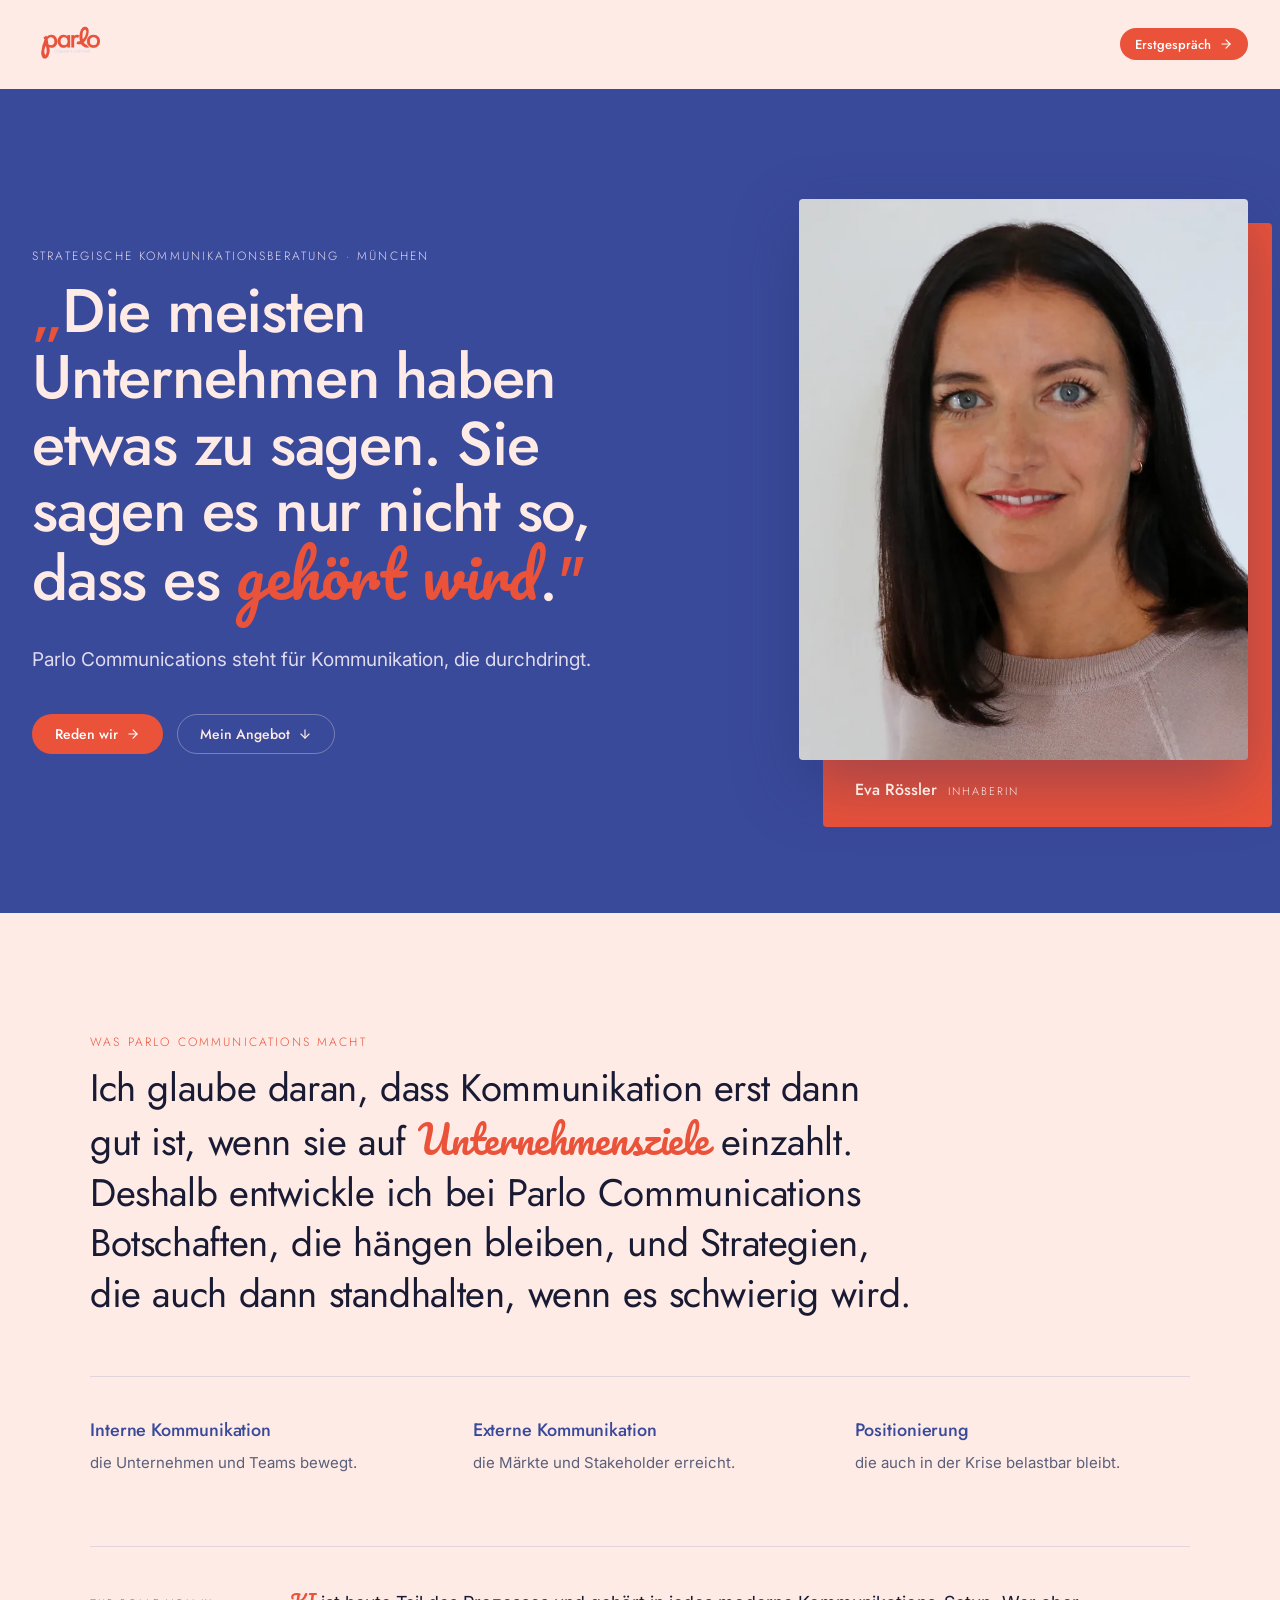
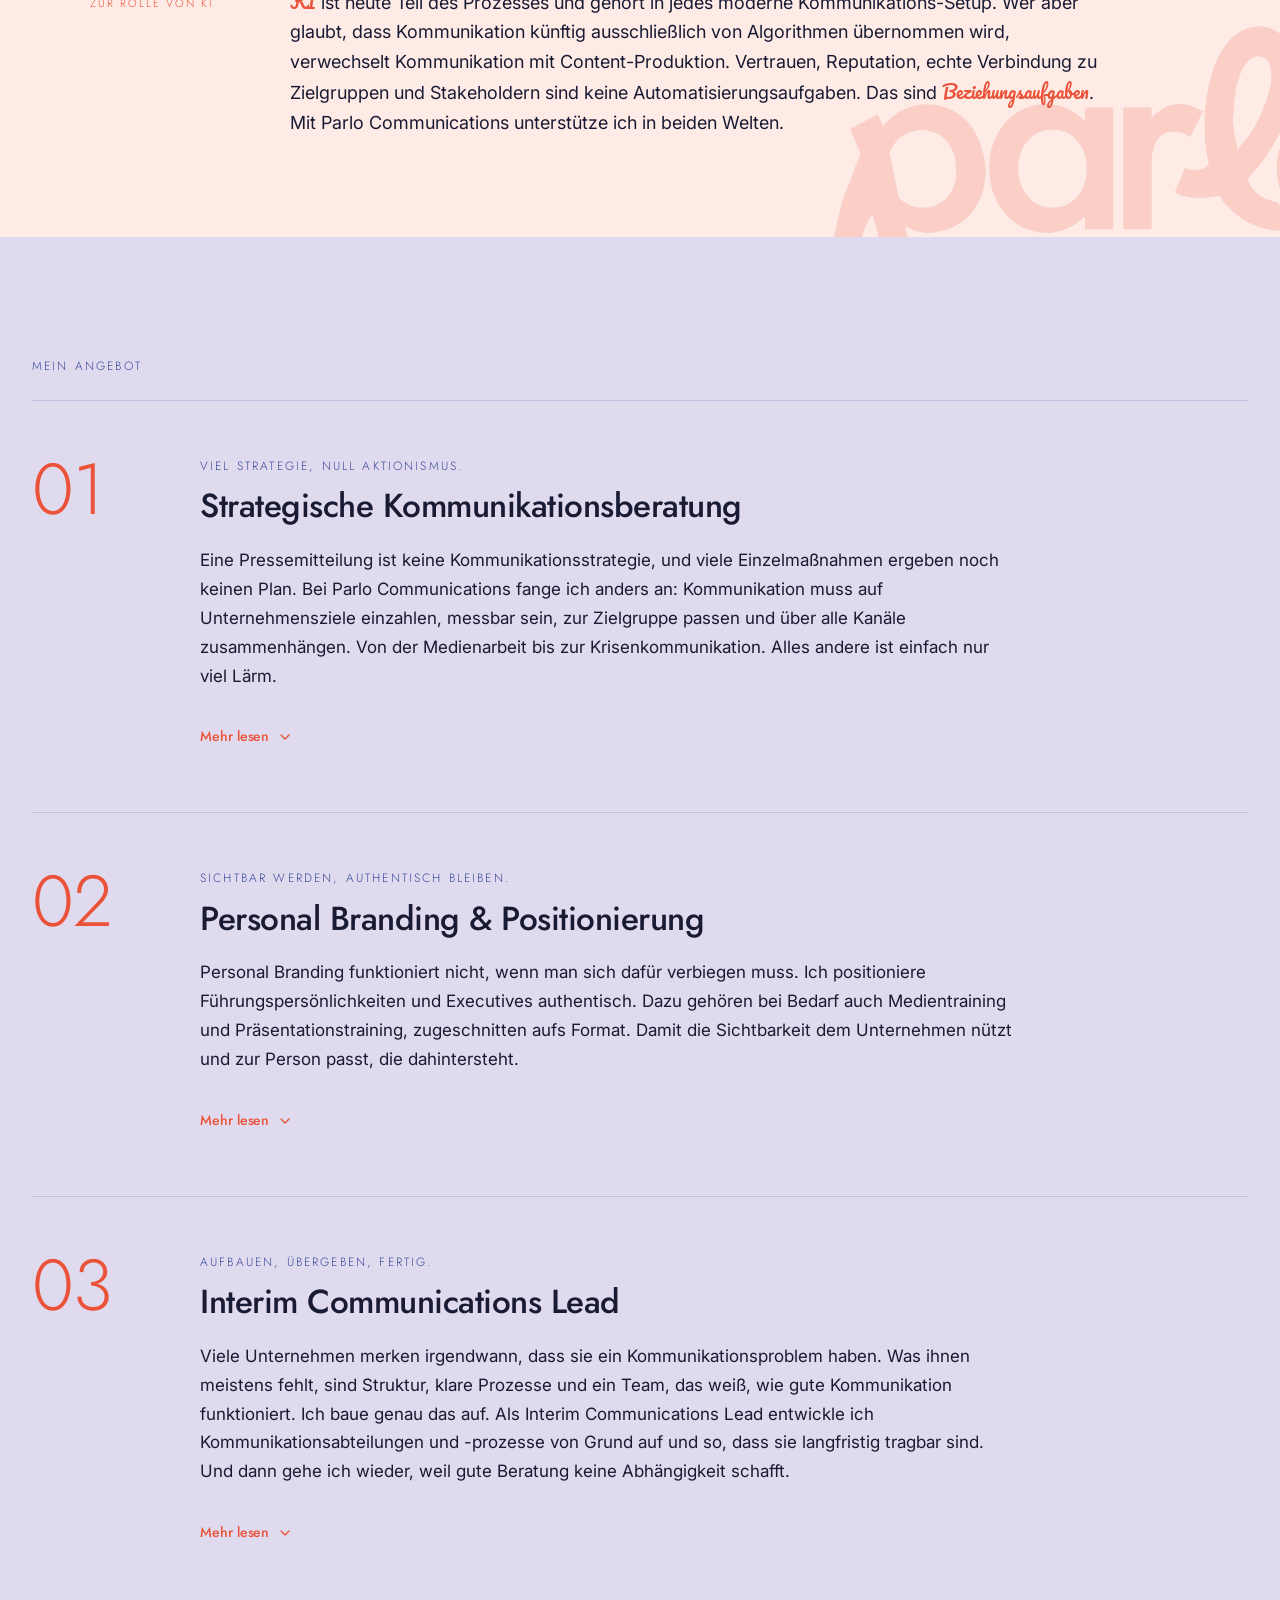
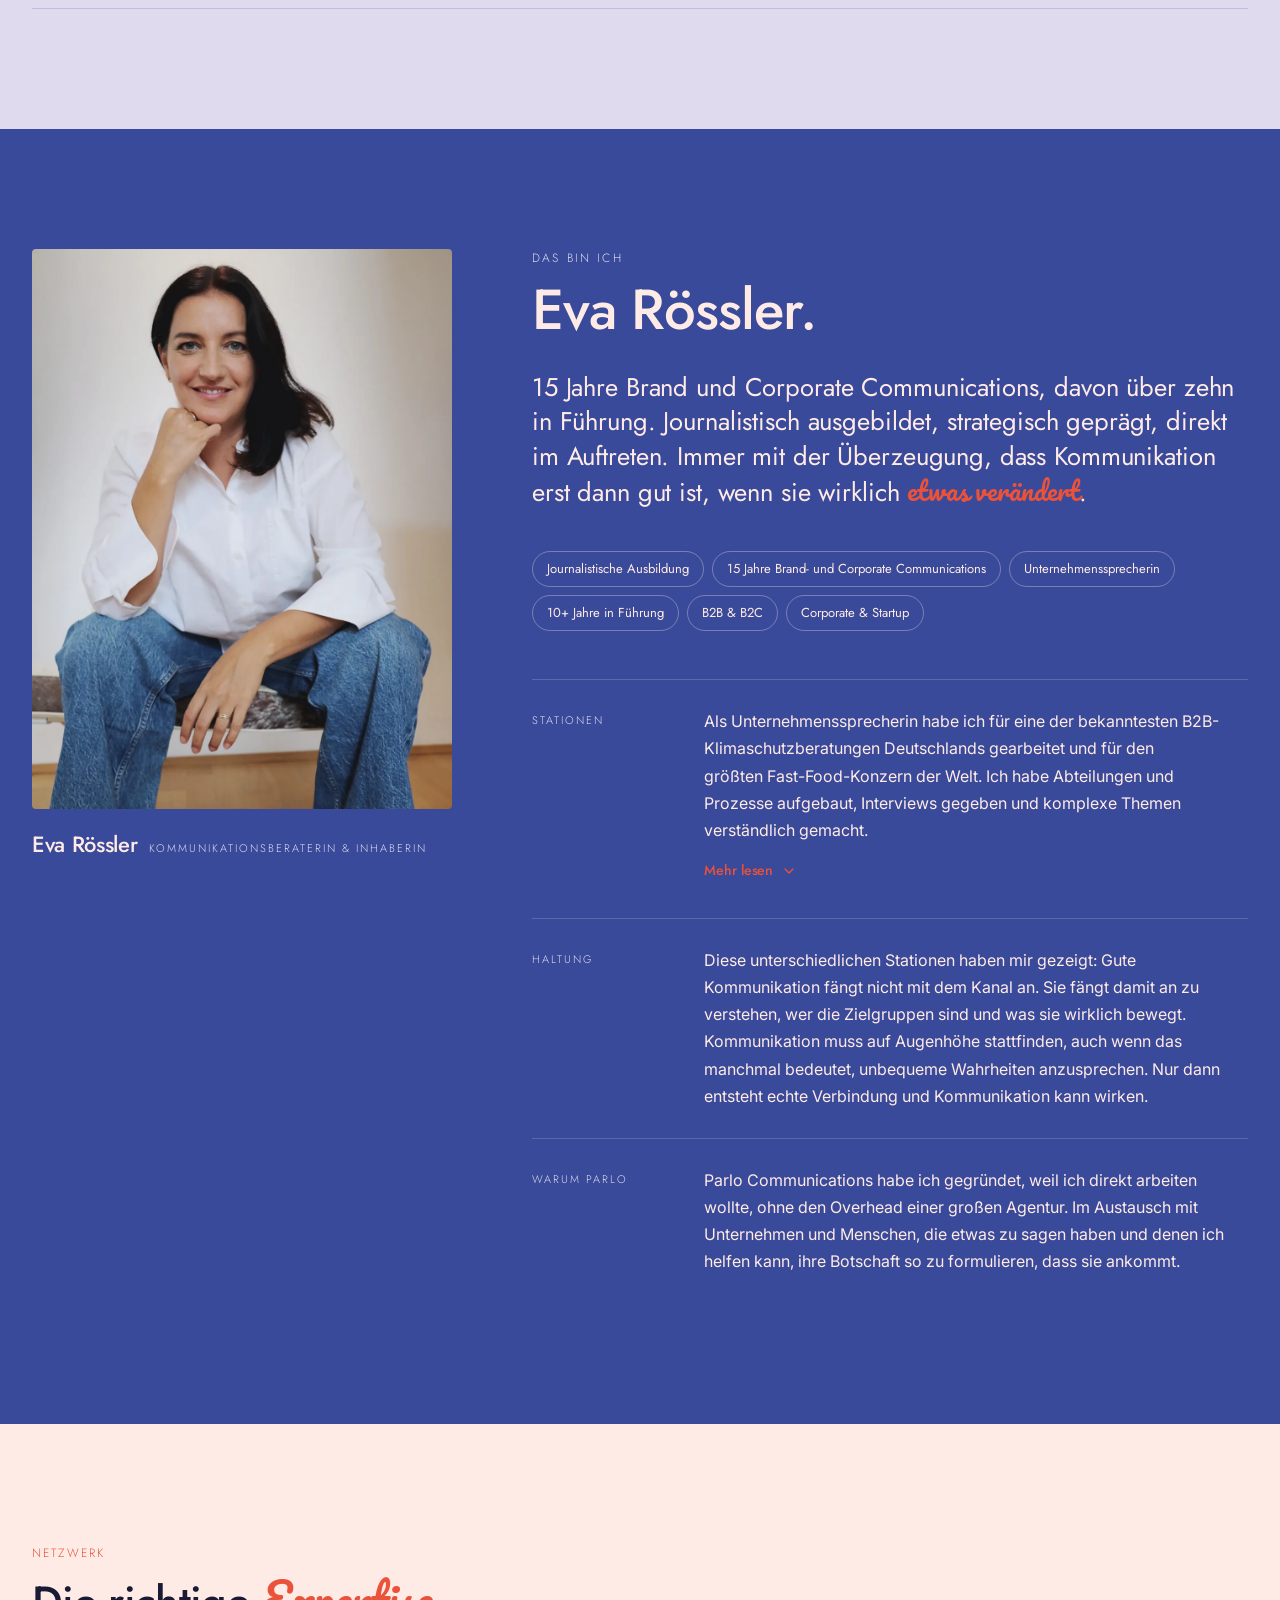
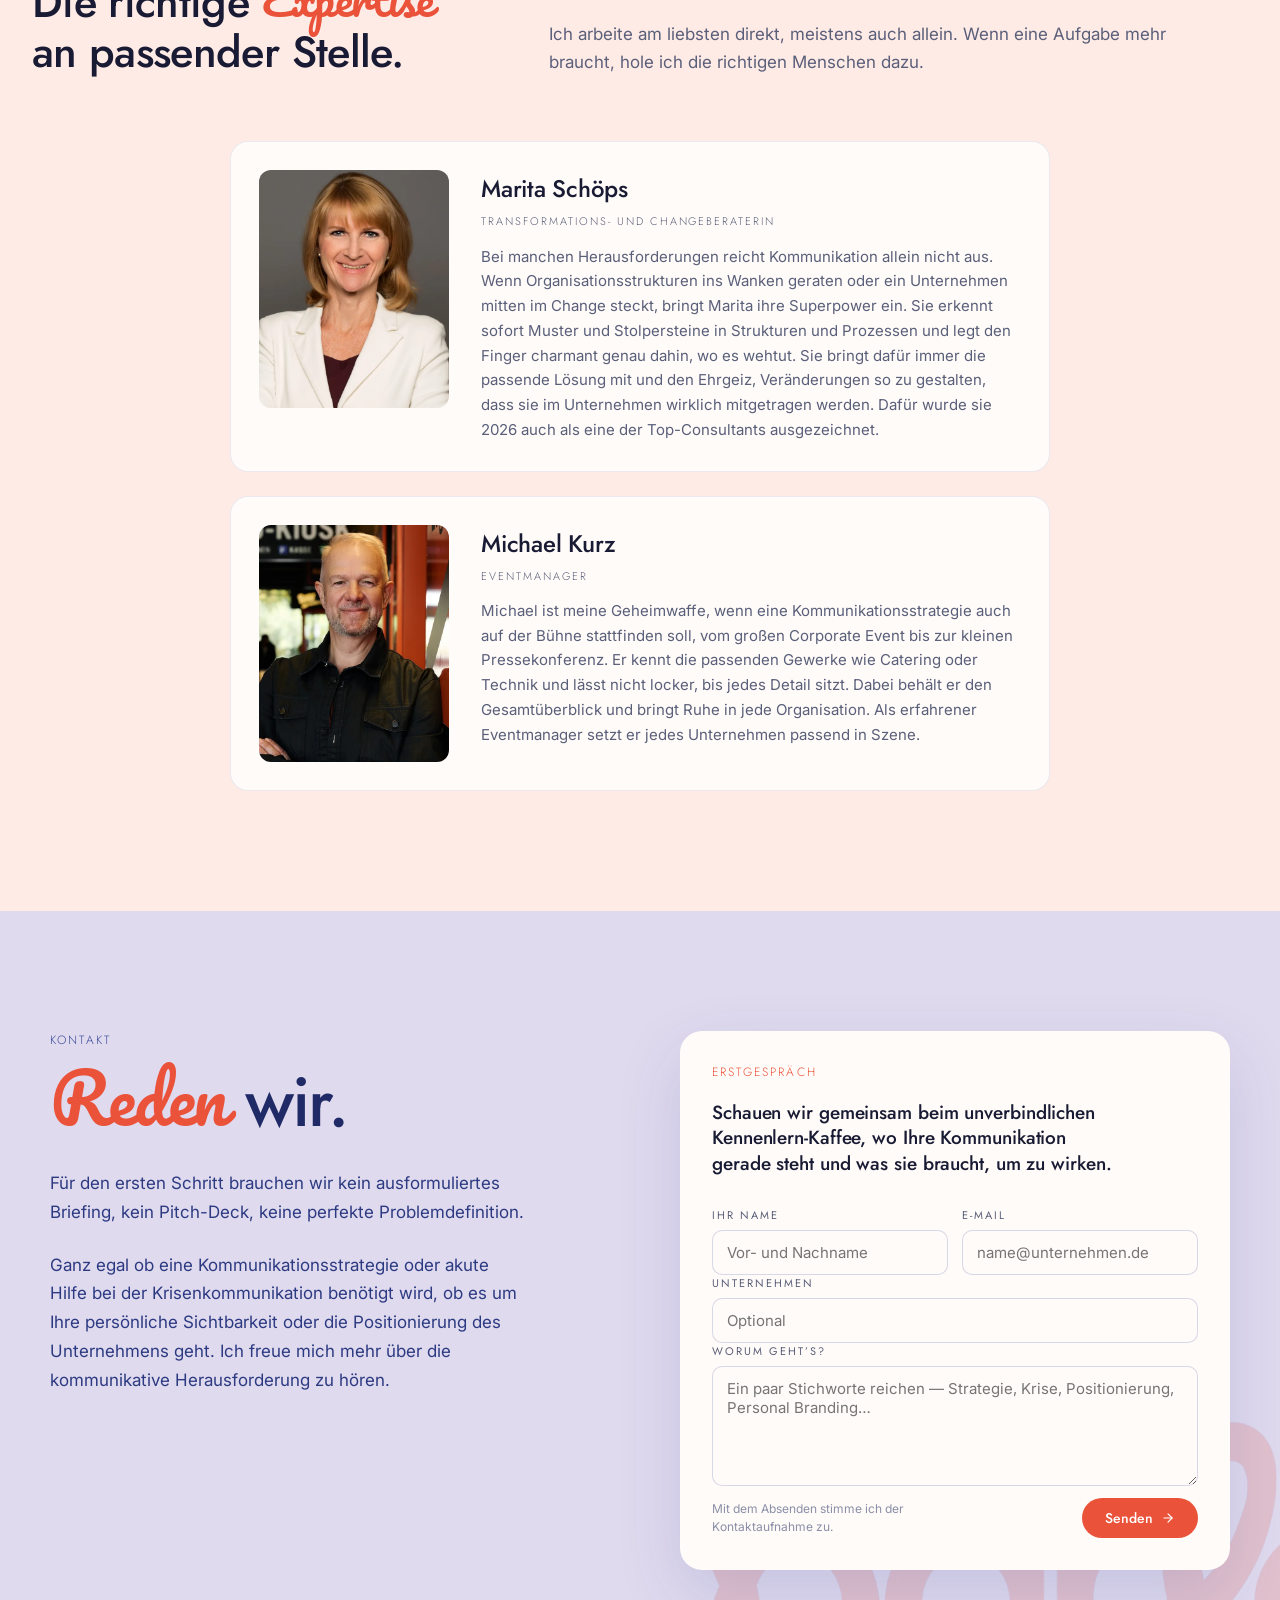
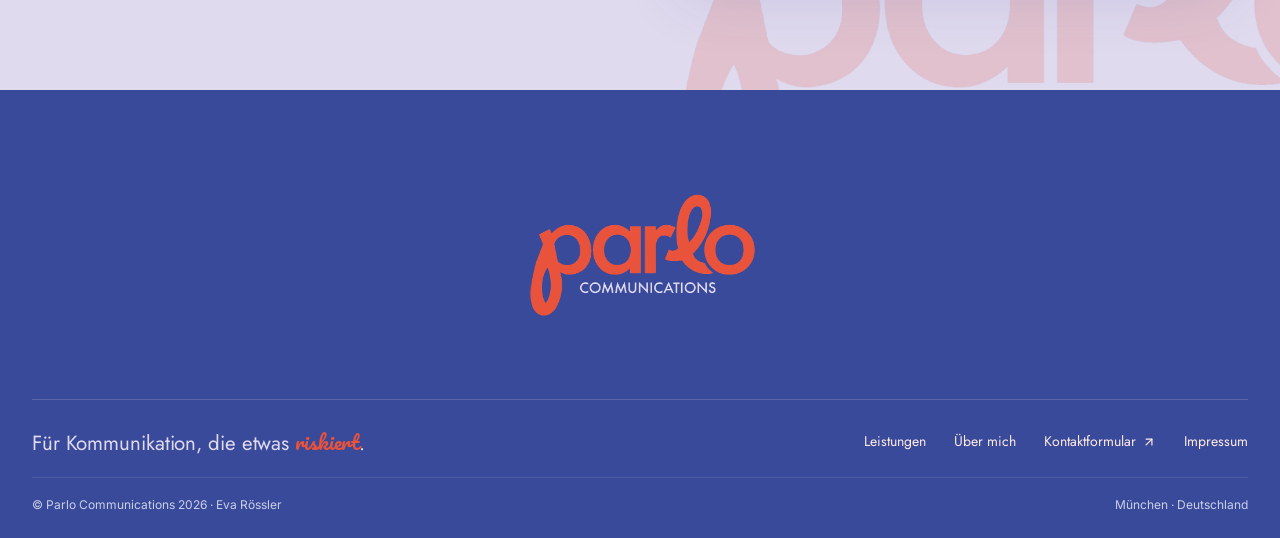
<file: index.html>
<!doctype html>
<html lang="de">
<head>
  <meta charset="utf-8" />
  <meta name="viewport" content="width=device-width, initial-scale=1" />
  <title>Strategische Kommunikationsberatung München | Eva Rössler</title>
  <meta name="description" content="Strategische Kommunikationsberatung in München: Kommunikationsstrategie, Positionierung und Krisenkommunikation. Jetzt Erstgespräch vereinbaren.">
  <link rel="canonical" href="https://www.parlo-communications.de/">
  <meta name="robots" content="index, follow, max-image-preview:large">
  <meta name="author" content="Eva Rössler">

  <meta property="og:type" content="website">
  <meta property="og:locale" content="de_DE">
  <meta property="og:site_name" content="Parlo Communications">
  <meta property="og:url" content="https://www.parlo-communications.de/">
  <meta property="og:title" content="Parlo Communications – Kommunikation, die durchdringt">
  <meta property="og:description" content="Eva Rössler berät Unternehmen und Führungskräfte strategisch: Kommunikationsstrategie, Personal Branding, Interim Communications Lead.">
  <meta property="og:image" content="https://www.parlo-communications.de/img/parlo-communications-og.jpg">
  <meta property="og:image:width" content="1200">
  <meta property="og:image:height" content="630">
  <meta property="og:image:alt" content="Parlo Communications – Eva Rössler, strategische Kommunikationsberatung in München">

  <meta name="twitter:card" content="summary_large_image">

  <link rel="stylesheet" href="colors_and_type.css" />
  <link rel="icon" href="img/parlo-communications-wortmarke.png" />
  <style>
    html, body { margin: 0; padding: 0; }
    body { background: #FFEBE6; font-family: 'Inter', system-ui, sans-serif; color: #181B33; }
    a { background-image: none; }
    *, *::before, *::after { box-sizing: border-box; }
    html { scroll-padding-top: 72px; scroll-behavior: smooth; }
    button { font: inherit; }
    img { max-width: 100%; }
    picture { display: contents; }
    picture > source { display: none; }

    /* ---------- Header ---------- */
    .site-header {
      position: sticky; top: 0; z-index: 30;
      background: transparent;
      border-bottom: 1px solid transparent;
      box-shadow: none;
      transition: background 240ms cubic-bezier(.2,.7,.2,1), border-color 240ms cubic-bezier(.2,.7,.2,1), box-shadow 240ms cubic-bezier(.2,.7,.2,1);
    }
    .site-header.scrolled {
      background: #FFEBE6;
      border-bottom: 1px solid rgba(58,74,154,.10);
      box-shadow: 0 1px 12px rgba(58,74,154,.06);
    }
    .site-header__inner {
      max-width: 1280px; margin: 0 auto;
      padding: 16px 32px;
      display: flex; align-items: center; justify-content: space-between; gap: 24px;
    }
    .site-header__logo { display: inline-flex; align-items: center; text-decoration: none; }
    .site-header__logo img { height: 54px; width: auto; display: block; }
    .site-header__logo .logo-scrolled { display: none; }
    .site-header.scrolled .logo-default { display: none; }
    .site-header.scrolled .logo-scrolled { display: block; }
    .site-nav { display: flex; gap: 32px; align-items: center; }
    .site-nav a {
      font-family: 'Jost', sans-serif; font-weight: 400; font-size: 14.5px;
      color: #FFEBE6; text-decoration: none; background: none;
      padding: 6px 0; letter-spacing: -0.005em;
      transition: color 240ms cubic-bezier(.2,.7,.2,1);
    }
    .site-header.scrolled .site-nav a { color: #181B33; }
    @media (max-width: 760px) {
      .site-nav { display: none; }
    }

    /* ---------- Buttons ---------- */
    .btn {
      font-family: 'Jost', system-ui, sans-serif; font-weight: 500;
      border: 1px solid transparent; border-radius: 999px; cursor: pointer;
      display: inline-flex; align-items: center; gap: 8px;
      transition: all 200ms cubic-bezier(.2,.7,.2,1);
      padding: 12px 22px; font-size: 14px; line-height: 1;
      text-decoration: none; background: none;
    }
    .btn:active { transform: scale(0.985); }
    .btn-sm { padding: 8px 14px; font-size: 13px; }
    .btn-primary, .btn-onblue { background: #EA5239; color: #fff; }
    .btn-onblue-ghost { background: transparent; color: #FFEBE6; border-color: rgba(255,235,230,.32); }
    .btn svg { width: 14px; height: 14px; }
    .btn-sm svg { width: 14px; height: 14px; }

    /* ---------- Eyebrow ---------- */
    .eyebrow {
      font-family: 'Jost', sans-serif; font-weight: 300; font-size: 12px;
      letter-spacing: 0.18em; text-transform: uppercase; margin-bottom: 12px;
    }
    /* Eyebrow als Überschrift (SEO): Heading-Defaults neutralisieren, Optik bleibt */
    h1.eyebrow, h2.eyebrow, h3.eyebrow {
      margin: 0 0 12px; line-height: var(--lh-base); color: inherit; text-wrap: wrap;
    }

    /* ---------- Hero ---------- */
    .hero { background: #3A4A9A; color: #FFEBE6; padding: 110px 32px; position: relative; overflow: hidden; }
    .hero__inner { max-width: 1280px; margin: 0 auto; }
    .hero__grid {
      display: grid; grid-template-columns: minmax(0, 1.55fr) minmax(0, 1fr);
      gap: 72px; align-items: center;
    }
    .hero .hero__quote {
      font-family: 'Jost', sans-serif; font-weight: 500;
      font-size: clamp(40px, 4.8vw, 70px); line-height: 1.08; letter-spacing: -0.02em;
      color: #FFEBE6; margin: 0 0 32px; text-wrap: balance;
    }
    .hero .hero__quote .quote { color: #EA5239; }
    .hero .hero__quote .script { font-family: 'Pacifico', cursive; color: #EA5239; font-weight: 400; letter-spacing: 0; font-size: 1.01em; }
    .hero p.lead {
      font-family: 'Inter', sans-serif; font-size: 19px; line-height: 1.55;
      color: #E0DAEE; margin: 0 0 40px; max-width: 620px;
    }
    .hero__actions { display: flex; gap: 14px; flex-wrap: wrap; }
    .hero__portrait { position: relative; }
    .hero__portrait-frame {
      position: absolute; inset: 24px -24px -24px 24px;
      background: #EA5239; border-radius: 4px; z-index: 0;
    }
    .hero__portrait-crop {
      position: relative; z-index: 1; aspect-ratio: 4 / 5; overflow: hidden;
      border-radius: 4px; box-shadow: 0 24px 64px rgba(31,42,102,.35);
    }
    .hero__portrait img {
      position: absolute; top: -3%; left: 0; width: 100%; height: 103%;
      display: block; object-fit: cover; object-position: 52% 50%;
    }
    .hero__caption {
      position: relative; z-index: 1; margin-top: 18px; margin-left: 56px;
      display: flex; align-items: baseline; gap: 12px; flex-wrap: wrap; color: #FFEBE6;
    }
    .hero__caption-name { font-family: 'Jost', sans-serif; font-weight: 500; font-size: 16px; letter-spacing: -0.005em; }
    .hero__caption-role {
      font-family: 'Jost', sans-serif; font-weight: 300; font-size: 11px;
      letter-spacing: 0.18em; text-transform: uppercase; color: #FFEBE6;
    }
    @media (max-width: 900px) {
      .hero__grid { grid-template-columns: 1fr; }
      .hero__portrait { max-width: 360px; }
    }

    /* ---------- Intro ---------- */
    .intro { background: #FFEBE6; padding: 120px 32px 100px; position: relative; overflow: hidden; }
    .intro__wordmark {
      position: absolute; right: -110px; bottom: -60px; width: 560px; height: auto;
      opacity: 0.18; pointer-events: none; user-select: none;
    }
    .intro__inner { max-width: 1100px; margin: 0 auto; position: relative; }
    .intro__statement {
      font-family: 'Jost', sans-serif; font-weight: 400; font-size: clamp(28px, 3vw, 40px);
      line-height: 1.32; letter-spacing: -0.01em; color: #181B33; margin: 12px 0 0;
      max-width: 1000px; text-wrap: balance;
    }
    .script-accent { font-family: 'Pacifico', cursive; color: #EA5239; font-weight: 400; }
    .intro__pillars {
      margin-top: 56px; display: grid; grid-template-columns: repeat(3, minmax(0, 1fr));
      column-gap: 48px; row-gap: 32px; border-top: 1px solid rgba(58,74,154,.14); padding-top: 40px;
    }
    .intro__pillar-title {
      font-family: 'Jost', sans-serif; font-weight: 500; font-size: 18px;
      color: #3A4A9A; letter-spacing: -0.005em; margin-bottom: 6px;
    }
    .intro__pillar-sub { font-family: 'Inter', sans-serif; font-size: 15px; line-height: 1.55; color: #5A5F7A; }
    @media (max-width: 760px) {
      .intro__pillars { grid-template-columns: 1fr; }
    }
    .intro__ai {
      margin-top: 72px; padding-top: 40px; border-top: 1px solid rgba(58,74,154,.14);
      display: grid; grid-template-columns: 160px 1fr; gap: 40px; align-items: start;
    }
    .intro__ai-label {
      font-family: 'Jost', sans-serif; font-weight: 300; font-size: 11px;
      letter-spacing: 0.18em; text-transform: uppercase; color: #EA5239; padding-top: 8px;
    }
    .intro__ai p {
      font-family: 'Inter', sans-serif; font-size: 18px; line-height: 1.65;
      color: #181B33; margin: 0; max-width: 820px;
    }
    @media (max-width: 640px) {
      .intro__ai { grid-template-columns: 1fr; }
    }

    /* ---------- Services ---------- */
    .services { background: #E0DAEE; padding: 120px 32px; }
    .services .eyebrow { color: #3A4A9A; }
    .services__inner { max-width: 1280px; margin: 0 auto; }
    .service-row {
      display: grid; grid-template-columns: 120px 1fr; gap: 48px;
      padding: 56px 0; border-top: 1px solid rgba(58,74,154,.20); align-items: start;
    }
    .service-row__num {
      font-family: 'Jost', sans-serif; font-weight: 300; font-size: 72px;
      color: #EA5239; line-height: 0.9; letter-spacing: -0.02em;
    }
    .service-row__body { max-width: 820px; }
    .service-row .eyebrow { color: #3A4A9A; }
    .service-row h3 {
      font-family: 'Jost', sans-serif; font-weight: 500; font-size: clamp(28px, 2.6vw, 40px);
      line-height: 1.1; letter-spacing: -0.015em; color: #181B33; margin: 0 0 22px; text-wrap: balance;
    }
    .service-row > .service-row__body > p {
      font-family: 'Inter', sans-serif; font-size: 17px; line-height: 1.7; color: #181B33; margin: 0 0 20px;
    }
    .expand {
      display: grid; grid-template-rows: 0fr; transition: grid-template-rows 320ms cubic-bezier(.2,.7,.2,1);
    }
    .expand.open { grid-template-rows: 1fr; }
    .expand > div { overflow: hidden; }
    .expand p {
      font-family: 'Inter', sans-serif; font-size: 16px; line-height: 1.7; color: #5A5F7A;
      margin: 0 0 8px; padding-left: 16px; border-left: 2px solid rgba(234,82,57,.45);
    }
    .expand-toggle {
      margin-top: 8px; display: inline-flex; align-items: center; gap: 8px;
      font-family: 'Jost', sans-serif; font-weight: 500; font-size: 14px;
      color: #EA5239; background: none; border: none; cursor: pointer;
      padding: 8px 0; letter-spacing: -0.005em;
    }
    .expand-toggle svg { width: 16px; height: 16px; transition: transform 200ms; }
    .expand-toggle.open svg { transform: rotate(180deg); }
    .services__rule { border-top: 1px solid rgba(58,74,154,.20); }
    @media (max-width: 640px) {
      .service-row { grid-template-columns: 1fr; gap: 16px; }
      .service-row__num { font-size: 48px; }
    }

    /* ---------- About ---------- */
    .about { background: #3A4A9A; color: #FFEBE6; padding: 120px 32px; }
    .about__inner { max-width: 1280px; margin: 0 auto; }
    .about__grid { display: grid; grid-template-columns: minmax(0, 420px) minmax(0, 1fr); gap: 80px; align-items: start; }
    .about__portrait-col { position: sticky; top: 100px; }
    .about__portrait-col img { width: 100%; height: auto; aspect-ratio: 3 / 4; object-fit: cover; border-radius: 4px; display: block; }
    .about__nameplate { margin-top: 18px; display: flex; align-items: baseline; gap: 12px; flex-wrap: wrap; }
    .about__nameplate-name { font-family: 'Jost', sans-serif; font-weight: 500; font-size: 22px; color: #FFEBE6; letter-spacing: -0.015em; }
    .about__nameplate-role {
      font-family: 'Jost', sans-serif; font-weight: 300; font-size: 11px;
      letter-spacing: 0.18em; text-transform: uppercase; color: #E0DAEE;
    }
    .about .eyebrow { color: #E0DAEE; }
    .about h2 {
      font-family: 'Jost', sans-serif; font-weight: 500; font-size: clamp(40px, 4.4vw, 64px);
      line-height: 1.05; letter-spacing: -0.02em; color: #FFEBE6; margin: 0 0 32px; text-wrap: balance;
    }
    .about__lead {
      font-family: 'Jost', sans-serif; font-weight: 400; font-size: clamp(22px, 2vw, 28px);
      line-height: 1.35; letter-spacing: -0.005em; color: #FFEBE6; margin: 0 0 40px; max-width: 720px;
    }
    .about__tags { display: flex; flex-wrap: wrap; gap: 8px; margin-bottom: 48px; }
    .about__tag {
      display: inline-flex; align-items: center; font-family: 'Jost', sans-serif; font-weight: 400;
      font-size: 13px; color: #FFEBE6; padding: 7px 14px; border-radius: 999px;
      border: 1px solid rgba(255,235,230,.32);
    }
    .about-row {
      display: grid; grid-template-columns: minmax(0, 140px) minmax(0, 1fr); gap: 32px;
      padding: 28px 0; border-top: 1px solid rgba(255,235,230,.18);
    }
    .about-row__label {
      font-family: 'Jost', sans-serif; font-weight: 300; font-size: 11px;
      letter-spacing: 0.18em; text-transform: uppercase; color: #E0DAEE; padding-top: 4px;
      margin: 0; line-height: var(--lh-base); text-wrap: wrap;
    }
    .about-row p { font-family: 'Inter', sans-serif; font-size: 16px; line-height: 1.7; color: #FFEBE6; margin: 0; }
    .about-row .expand p { color: #E0DAEE; margin: 14px 0 0; padding-left: 16px; border-left: 2px solid rgba(234,82,57,.55); }
    @media (max-width: 900px) {
      .about__grid { grid-template-columns: 1fr; }
      .about__portrait-col { position: static; max-width: 320px; }
    }
    @media (max-width: 560px) {
      .about-row { grid-template-columns: 1fr; gap: 8px; }
    }

    /* ---------- Network ---------- */
    .network { background: #FFEBE6; padding: 120px 32px; }
    .network__inner { max-width: 1280px; margin: 0 auto; }
    .network__head {
      display: grid; grid-template-columns: 1fr 1.6fr; gap: 80px;
      margin-bottom: 64px; align-items: end;
    }
    .network .eyebrow { color: #EA5239; }
    .network h2 {
      font-family: 'Jost', sans-serif; font-weight: 500; font-size: clamp(32px, 3.4vw, 48px);
      line-height: 1.15; letter-spacing: -0.015em; color: #181B33; margin: 0; text-wrap: balance;
    }
    .network__head p {
      font-family: 'Inter', sans-serif; font-size: 17px; line-height: 1.7; color: #5A5F7A; margin: 0; max-width: 640px;
    }
    .network__list { display: flex; flex-direction: column; gap: 24px; max-width: 820px; margin: 0 auto; }
    .partner {
      background: #FFFBF8; border: 1px solid rgba(58,74,154,.10); border-radius: 18px; padding: 28px;
      display: grid; grid-template-columns: 190px 1fr; gap: 32px; align-items: start;
    }
    .partner img { width: 100%; height: auto; aspect-ratio: 4 / 5; border-radius: 12px; display: block; object-fit: cover; object-position: center top; }
    .partner__name { font-family: 'Jost', sans-serif; font-weight: 500; font-size: 24px; color: #181B33; letter-spacing: -0.01em; margin: 0 0 6px; line-height: var(--lh-base); text-wrap: wrap; }
    .partner__role {
      font-family: 'Jost', sans-serif; font-weight: 300; font-size: 11px;
      letter-spacing: 0.18em; text-transform: uppercase; color: #5A5F7A;
    }
    .partner p.text { font-family: 'Inter', sans-serif; font-size: 15px; line-height: 1.65; color: #5A5F7A; margin: 14px 0 0; }
    @media (max-width: 760px) {
      .network__head { grid-template-columns: 1fr; }
      .partner { grid-template-columns: 1fr; }
      .partner img { max-width: 220px; }
    }

    /* ---------- Contact ---------- */
    .contact { background: #E0DAEE; padding: 120px 32px; position: relative; overflow: hidden; }
    .contact__wordmark {
      position: absolute; right: -120px; bottom: -80px; width: 720px; height: auto;
      opacity: 0.18; pointer-events: none; user-select: none;
    }
    .contact__inner {
      max-width: 1180px; margin: 0 auto; display: grid; grid-template-columns: 1fr 1fr;
      gap: 80px; align-items: start; position: relative;
    }
    .contact .eyebrow { color: #3A4A9A; }
    .contact h2 {
      font-family: 'Jost', sans-serif; font-weight: 500; font-size: clamp(48px, 5.4vw, 80px);
      line-height: 1; letter-spacing: -0.025em; color: #1F2A66; margin: 0 0 32px; text-wrap: balance;
    }
    .contact__copy p { font-family: 'Inter', sans-serif; font-size: 17px; line-height: 1.7; color: #2C3A82; margin: 0 0 24px; max-width: 480px; }
    .contact-form {
      background: #FFFBF8; border-radius: 22px; padding: 32px; display: flex; flex-direction: column; gap: 16px;
      box-shadow: 0 24px 64px rgba(58,74,154,.16);
    }
    .contact-form__eyebrow {
      font-family: 'Jost', sans-serif; font-weight: 300; font-size: 12px;
      letter-spacing: 0.18em; text-transform: uppercase; color: #EA5239; margin-bottom: 2px;
    }
    .contact-form h3 {
      font-family: 'Jost', sans-serif; font-weight: 500; font-size: 19px; color: #181B33;
      margin: 0 0 6px; letter-spacing: -0.005em; line-height: 1.35;
    }
    .form-row { display: grid; grid-template-columns: 1fr 1fr; gap: 14px; margin-top: 8px; }
    label.field { display: block; }
    label.field .field-label {
      font-family: 'Jost', sans-serif; font-weight: 400; font-size: 11px;
      letter-spacing: 0.18em; text-transform: uppercase; color: #5A5F7A; margin-bottom: 6px;
    }
    .field-input {
      width: 100%; box-sizing: border-box; font-family: 'Inter', sans-serif; font-size: 15px;
      color: #181B33; background: #FFFBF8; border: 1px solid rgba(58,74,154,.20);
      border-radius: 10px; padding: 12px 14px; outline: none;
    }
    .field-input:focus { border-color: rgba(234,82,57,.55); }
    textarea.field-input { min-height: 120px; resize: vertical; font-family: 'Inter', sans-serif; }
    .contact-form__footer { display: flex; justify-content: space-between; align-items: center; margin-top: 6px; gap: 16px; }
    .contact-form__consent { font-family: 'Inter', sans-serif; font-size: 12px; color: #8A8FA8; margin: 0; max-width: 240px; line-height: 1.5; }
    .contact-form__sent { padding: 32px 8px 16px; text-align: center; }
    .contact-form__sent svg { width: 36px; height: 36px; color: #EA5239; }
    .contact-form__sent h3 { font-size: 22px; margin: 12px 0 6px; }
    .contact-form__sent p { font-family: 'Inter', sans-serif; font-size: 14px; color: #5A5F7A; margin: 0; }
    @media (max-width: 860px) {
      .contact__inner { grid-template-columns: 1fr; }
    }
    @media (max-width: 460px) {
      .form-row { grid-template-columns: 1fr; }
    }

    /* ---------- Footer ---------- */
    .site-footer { background: #3A4A9A; color: #FFEBE6; padding: 64px 32px 24px; position: relative; overflow: hidden; }
    .site-footer__inner { max-width: 1280px; margin: 0 auto; position: relative; }
    .site-footer__brand {
      padding-bottom: 40px; border-bottom: 1px solid rgba(255,235,230,.16);
      display: flex; justify-content: center;
    }
    .site-footer__brand img { height: clamp(140px, 16vw, 240px); width: auto; display: block; }
    .site-footer__row {
      display: flex; justify-content: space-between; align-items: center;
      padding-top: 28px; gap: 48px; flex-wrap: wrap;
    }
    .site-footer__claim {
      font-family: 'Jost', sans-serif; font-weight: 400; font-size: clamp(18px, 1.6vw, 22px);
      line-height: 1.3; letter-spacing: -0.005em; color: #E0DAEE; margin: 0;
    }
    .site-footer__nav { display: flex; gap: 28px; flex-wrap: wrap; align-items: center; }
    .site-footer__nav a {
      font-family: 'Jost', sans-serif; font-weight: 400; font-size: 14px; color: #FFEBE6;
      text-decoration: none; background: none; display: inline-flex; align-items: center; gap: 6px;
    }
    .site-footer__nav a svg { width: 14px; height: 14px; }
    .site-footer__meta {
      display: flex; justify-content: space-between; align-items: center;
      margin-top: 20px; padding-top: 18px; border-top: 1px solid rgba(255,235,230,.10);
      font-family: 'Inter', sans-serif; font-size: 12px; color: #C9D0EA; flex-wrap: wrap; gap: 12px;
    }
  </style>
</head>
<body>

  <header class="site-header" id="siteHeader">
    <div class="site-header__inner">
      <a class="site-header__logo" href="index.html" aria-label="Parlo Communications">
        <picture><source srcset="img/parlo-communications-logo.webp" type="image/webp" /><img class="logo-default" alt="Parlo Communications" src="img/parlo-communications-logo.png" width="1000" height="707" /></picture>
        <picture><source srcset="img/parlo-communications-logo-beige.webp" type="image/webp" /><img class="logo-scrolled" alt="" src="img/parlo-communications-logo-beige.png" width="1000" height="707" /></picture>
      </a>
      <nav class="site-nav">
        <a href="#leistungen">Leistungen</a>
        <a href="#ueber-mich">Über mich</a>
        <a href="#kontakt">Kontakt</a>
      </nav>
      <a class="btn btn-primary btn-sm" href="#kontakt">
        Erstgespräch
        <svg viewBox="0 0 24 24" fill="none" stroke="currentColor" stroke-width="2" stroke-linecap="round" stroke-linejoin="round"><path d="M5 12h14"/><path d="m12 5 7 7-7 7"/></svg>
      </a>
    </div>
  </header>

  <section class="hero">
    <div class="hero__inner">
      <div class="hero__grid">
        <div>
          <h1 class="eyebrow" style="color:#E0DAEE;">Strategische Kommunikationsberatung · München</h1>
          <h2 class="hero__quote"><span class="quote">„</span>Die meisten Unternehmen haben etwas zu sagen. Sie sagen es nur nicht so, dass es <span class="script">gehört wird</span>.<span class="quote">"</span></h2>
          <p class="lead">Parlo Communications steht für Kommunikation, die durchdringt.</p>
          <div class="hero__actions">
            <a class="btn btn-onblue" href="#kontakt">
              Reden wir
              <svg viewBox="0 0 24 24" fill="none" stroke="currentColor" stroke-width="2" stroke-linecap="round" stroke-linejoin="round"><path d="M5 12h14"/><path d="m12 5 7 7-7 7"/></svg>
            </a>
            <a class="btn btn-onblue-ghost" href="#leistungen">
              Mein Angebot
              <svg viewBox="0 0 24 24" fill="none" stroke="currentColor" stroke-width="2" stroke-linecap="round" stroke-linejoin="round"><path d="M12 5v14"/><path d="m19 12-7 7-7-7"/></svg>
            </a>
          </div>
        </div>
        <div class="hero__portrait">
          <div class="hero__portrait-frame" aria-hidden="true"></div>
          <div class="hero__portrait-crop">
            <picture><source srcset="img/eva-roessler-kommunikationsberatung-muenchen.webp" type="image/webp" /><img alt="Eva Rössler, Inhaberin von Parlo Communications und Kommunikationsberaterin in München" loading="eager" fetchpriority="high" src="img/eva-roessler-kommunikationsberatung-muenchen.jpg" width="1400" height="934" /></picture>
          </div>
          <div class="hero__caption">
            <div class="hero__caption-name">Eva Rössler</div>
            <div class="hero__caption-role">Inhaberin</div>
          </div>
        </div>
      </div>
    </div>
  </section>

  <section class="intro">
    <picture><source srcset="img/parlo-communications-wortmarke.webp" type="image/webp" /><img class="intro__wordmark" alt="" aria-hidden="true" loading="lazy" src="img/parlo-communications-wortmarke.png" width="1000" height="538" /></picture>
    <div class="intro__inner">
      <div class="eyebrow" style="color:#EA5239;">Was Parlo Communications macht</div>
      <p class="intro__statement">
        Ich glaube daran, dass Kommunikation erst dann gut ist, wenn sie
        auf <span class="script-accent">Unternehmensziele</span> einzahlt. Deshalb entwickle
        ich bei Parlo Communications Botschaften, die hängen bleiben, und
        Strategien, die auch dann standhalten, wenn es schwierig wird.
      </p>
      <div class="intro__pillars">
        <div>
          <div class="intro__pillar-title">Interne Kommunikation</div>
          <div class="intro__pillar-sub">die Unternehmen und Teams bewegt.</div>
        </div>
        <div>
          <div class="intro__pillar-title">Externe Kommunikation</div>
          <div class="intro__pillar-sub">die Märkte und Stakeholder erreicht.</div>
        </div>
        <div>
          <div class="intro__pillar-title">Positionierung</div>
          <div class="intro__pillar-sub">die auch in der Krise belastbar bleibt.</div>
        </div>
      </div>

      <div class="intro__ai">
        <div class="intro__ai-label">Zur Rolle von KI</div>
        <p>
          <span class="script-accent">KI</span> ist heute Teil des Prozesses und gehört in jedes moderne Kommunikations-Setup. Wer aber glaubt, dass Kommunikation
          künftig ausschließlich von Algorithmen übernommen wird, verwechselt
          Kommunikation mit Content-Produktion. Vertrauen, Reputation, echte
          Verbindung zu Zielgruppen und Stakeholdern sind keine
          Automatisierungsaufgaben. Das sind <span class="script-accent">Beziehungsaufgaben</span>.
          Mit Parlo Communications unterstütze ich in beiden Welten.
        </p>
      </div>
    </div>
  </section>

  <section id="leistungen" class="services">
    <div class="services__inner">
      <h2 class="eyebrow">Mein Angebot</h2>

      <div style="margin-top:24px;">

        <article class="service-row">
          <div class="service-row__num">01</div>
          <div class="service-row__body">
            <div class="eyebrow">Viel Strategie, null Aktionismus.</div>
            <h3>Strategische Kommunikationsberatung</h3>
            <p>Eine Pressemitteilung ist keine Kommunikationsstrategie, und viele Einzelmaßnahmen ergeben noch keinen Plan. Bei Parlo Communications fange ich anders an: Kommunikation muss auf Unternehmensziele einzahlen, messbar sein, zur Zielgruppe passen und über alle Kanäle zusammenhängen. Von der Medienarbeit bis zur Krisenkommunikation. Alles andere ist einfach nur viel Lärm.</p>
            <div class="expand" data-expand>
              <div>
                <p>Welches Unternehmensziel soll bedient werden und was bedeutet dabei Erfolg? Das sind zentrale Fragen, die für mich am Anfang jeder Kommunikationsstrategie stehen. Daraus leite ich ab, wer die relevanten Zielgruppen sind und über welche Kanäle sie wirklich erreicht werden. Am Ende steht ein Fahrplan mit messbaren Maßnahmen, konsistenten Botschaften, klaren Prioritäten. So klar, dass der Plan auch in der Krise noch trägt.</p>
              </div>
            </div>
            <button type="button" class="expand-toggle" data-expand-toggle>
              <span data-label>Mehr lesen</span>
              <svg viewBox="0 0 24 24" fill="none" stroke="currentColor" stroke-width="2" stroke-linecap="round" stroke-linejoin="round"><path d="m6 9 6 6 6-6"/></svg>
            </button>
          </div>
        </article>

        <article class="service-row">
          <div class="service-row__num">02</div>
          <div class="service-row__body">
            <div class="eyebrow">Sichtbar werden, authentisch bleiben.</div>
            <h3>Personal Branding &amp; Positionierung</h3>
            <p>Personal Branding funktioniert nicht, wenn man sich dafür verbiegen muss. Ich positioniere Führungspersönlichkeiten und Executives authentisch. Dazu gehören bei Bedarf auch Medientraining und Präsentationstraining, zugeschnitten aufs Format. Damit die Sichtbarkeit dem Unternehmen nützt und zur Person passt, die dahintersteht.</p>
            <div class="expand" data-expand>
              <div>
                <p>Ich helfe dabei, die authentischste und wirkungsvollste Außenwirkung einer Person zu finden und konsequent auszuspielen, auf LinkedIn und in Medien, auf Panels und in Interviews, auch intern vor den eigenen Mitarbeitenden. Nicht jeder Kanal passt zu jeder Person, deshalb achte ich bewusst darauf, wo und wie sich jemand wirklich authentisch zeigen kann. Damit keine Bühnenversion, sondern glaubwürdige Sichtbarkeit entsteht. Executive Positioning, das zum Menschen passt und auf Unternehmensziele einzahlt.</p>
              </div>
            </div>
            <button type="button" class="expand-toggle" data-expand-toggle>
              <span data-label>Mehr lesen</span>
              <svg viewBox="0 0 24 24" fill="none" stroke="currentColor" stroke-width="2" stroke-linecap="round" stroke-linejoin="round"><path d="m6 9 6 6 6-6"/></svg>
            </button>
          </div>
        </article>

        <article class="service-row">
          <div class="service-row__num">03</div>
          <div class="service-row__body">
            <div class="eyebrow">Aufbauen, übergeben, fertig.</div>
            <h3>Interim Communications Lead</h3>
            <p>Viele Unternehmen merken irgendwann, dass sie ein Kommunikationsproblem haben. Was ihnen meistens fehlt, sind Struktur, klare Prozesse und ein Team, das weiß, wie gute Kommunikation funktioniert. Ich baue genau das auf. Als Interim Communications Lead entwickle ich Kommunikationsabteilungen und -prozesse von Grund auf und so, dass sie langfristig tragbar sind. Und dann gehe ich wieder, weil gute Beratung keine Abhängigkeit schafft.</p>
            <div class="expand" data-expand>
              <div>
                <p>Was ich erreichen will: Strukturen, die nachhaltig tragen, von interner und externer Kommunikation über Krisenkommunikationsprozesse bis zum technischen Setup. Am Anfang steht daher immer eine genaue Analyse, was ein Unternehmen überhaupt braucht, um mit Blick auf die eigene Zielsetzung weiterzukommen. Die Befähigung des Teams und die geordnete Übergabe sind dabei von Anfang an Teil des Interims-Auftrags, so dass künftige Kommunikationsaufgaben selbständig gemeistert werden können.</p>
              </div>
            </div>
            <button type="button" class="expand-toggle" data-expand-toggle>
              <span data-label>Mehr lesen</span>
              <svg viewBox="0 0 24 24" fill="none" stroke="currentColor" stroke-width="2" stroke-linecap="round" stroke-linejoin="round"><path d="m6 9 6 6 6-6"/></svg>
            </button>
          </div>
        </article>

        <div class="services__rule"></div>
      </div>
    </div>
  </section>

  <section id="ueber-mich" class="about">
    <div class="about__inner">
      <div class="about__grid">
        <div class="about__portrait-col">
          <picture><source srcset="img/eva-roessler-kommunikationsberaterin-portraet.webp" type="image/webp" /><img alt="Eva Rössler, Kommunikationsberaterin mit 15 Jahren Erfahrung in Brand und Corporate Communications" loading="lazy" src="img/eva-roessler-kommunikationsberaterin-portraet.jpg" width="1000" height="1500" /></picture>
          <div class="about__nameplate">
            <div class="about__nameplate-name">Eva Rössler</div>
            <div class="about__nameplate-role">Kommunikationsberaterin &amp; Inhaberin</div>
          </div>
        </div>

        <div>
          <div class="eyebrow">Das bin ich</div>
          <h2>Eva Rössler.</h2>
          <p class="about__lead">
            15 Jahre Brand und Corporate Communications, davon über zehn in
            Führung. Journalistisch ausgebildet, strategisch geprägt, direkt im
            Auftreten. Immer mit der Überzeugung, dass Kommunikation erst dann
            gut ist, wenn sie wirklich <span class="script-accent">etwas verändert</span>.
          </p>

          <div class="about__tags">
            <span class="about__tag">Journalistische Ausbildung</span>
            <span class="about__tag">15 Jahre Brand- und Corporate Communications</span>
            <span class="about__tag">Unternehmenssprecherin</span>
            <span class="about__tag">10+ Jahre in Führung</span>
            <span class="about__tag">B2B &amp; B2C</span>
            <span class="about__tag">Corporate &amp; Startup</span>
          </div>

          <div class="about-row">
            <h3 class="about-row__label">Stationen</h3>
            <div>
              <p>Als Unternehmenssprecherin habe ich für eine der bekanntesten B2B-Klimaschutzberatungen Deutschlands gearbeitet und für den größten Fast-Food-Konzern der Welt. Ich habe Abteilungen und Prozesse aufgebaut, Interviews gegeben und komplexe Themen verständlich gemacht.</p>
              <div class="expand" data-expand>
                <div>
                  <p>So habe ich bei McDonald&rsquo;s Deutschland als Unternehmenssprecherin die Kommunikationsabteilung geleitet und dabei Strategien und Kampagnen entwickelt, die nachweislich positiv auf das Image und die Reputation des Unternehmens eingezahlt haben. Bei ClimatePartner habe ich die Kommunikationsabteilung von Grund auf aufgebaut und das Unternehmen aus einer akuten Kommunikationskrise herausgeführt: mit einem konkreten Plan, hands-on und mit klarer Positionierung in der Presse. Bei ProSiebenSat.1 habe ich die komplette Klaviatur der Corporate Communications gelernt, von interner und externer Kommunikation über PR bis zur Finanzkommunikation.</p>
                </div>
              </div>
              <button type="button" class="expand-toggle" data-expand-toggle>
                <span data-label>Mehr lesen</span>
                <svg viewBox="0 0 24 24" fill="none" stroke="currentColor" stroke-width="2" stroke-linecap="round" stroke-linejoin="round"><path d="m6 9 6 6 6-6"/></svg>
              </button>
            </div>
          </div>

          <div class="about-row">
            <h3 class="about-row__label">Haltung</h3>
            <p>Diese unterschiedlichen Stationen haben mir gezeigt: Gute Kommunikation fängt nicht mit dem Kanal an. Sie fängt damit an zu verstehen, wer die Zielgruppen sind und was sie wirklich bewegt. Kommunikation muss auf Augenhöhe stattfinden, auch wenn das manchmal bedeutet, unbequeme Wahrheiten anzusprechen. Nur dann entsteht echte Verbindung und Kommunikation kann wirken.</p>
          </div>

          <div class="about-row">
            <h3 class="about-row__label">Warum Parlo</h3>
            <p>Parlo Communications habe ich gegründet, weil ich direkt arbeiten wollte, ohne den Overhead einer großen Agentur. Im Austausch mit Unternehmen und Menschen, die etwas zu sagen haben und denen ich helfen kann, ihre Botschaft so zu formulieren, dass sie ankommt.</p>
          </div>
        </div>
      </div>
    </div>
  </section>

  <section class="network">
    <div class="network__inner">
      <div class="network__head">
        <div>
          <div class="eyebrow">Netzwerk</div>
          <h2>Die richtige <span class="script-accent">Expertise</span> an passender Stelle.</h2>
        </div>
        <p>
          Ich arbeite am liebsten direkt, meistens auch allein. Wenn eine
          Aufgabe mehr braucht, hole ich die richtigen Menschen dazu.
        </p>
      </div>

      <div class="network__list">
        <article class="partner">
          <picture><source srcset="img/marita-schoeps-transformationsberaterin.webp" type="image/webp" /><img alt="Marita Schöps, Transformations- und Changeberaterin im Netzwerk von Parlo Communications" loading="lazy" src="img/marita-schoeps-transformationsberaterin.jpg" width="600" height="802" /></picture>
          <div>
            <h3 class="partner__name">Marita Schöps</h3>
            <div class="partner__role">Transformations- und Changeberaterin</div>
            <p class="text">Bei manchen Herausforderungen reicht Kommunikation allein nicht aus. Wenn Organisationsstrukturen ins Wanken geraten oder ein Unternehmen mitten im Change steckt, bringt Marita ihre Superpower ein. Sie erkennt sofort Muster und Stolpersteine in Strukturen und Prozessen und legt den Finger charmant genau dahin, wo es wehtut. Sie bringt dafür immer die passende Lösung mit und den Ehrgeiz, Veränderungen so zu gestalten, dass sie im Unternehmen wirklich mitgetragen werden. Dafür wurde sie 2026 auch als eine der Top-Consultants ausgezeichnet.</p>
          </div>
        </article>

        <article class="partner">
          <picture><source srcset="img/michael-kurz-eventmanager.webp" type="image/webp" /><img alt="Michael Kurz, Eventmanager im Netzwerk von Parlo Communications" loading="lazy" src="img/michael-kurz-eventmanager.jpg" width="600" height="750" /></picture>
          <div>
            <h3 class="partner__name">Michael Kurz</h3>
            <div class="partner__role">Eventmanager</div>
            <p class="text">Michael ist meine Geheimwaffe, wenn eine Kommunikationsstrategie auch auf der Bühne stattfinden soll, vom großen Corporate Event bis zur kleinen Pressekonferenz. Er kennt die passenden Gewerke wie Catering oder Technik und lässt nicht locker, bis jedes Detail sitzt. Dabei behält er den Gesamtüberblick und bringt Ruhe in jede Organisation. Als erfahrener Eventmanager setzt er jedes Unternehmen passend in Szene.</p>
          </div>
        </article>
      </div>
    </div>
  </section>

  <section id="kontakt" class="contact">
    <picture><source srcset="img/parlo-communications-wortmarke.webp" type="image/webp" /><img class="contact__wordmark" alt="" aria-hidden="true" loading="lazy" src="img/parlo-communications-wortmarke.png" width="1000" height="538" /></picture>
    <div class="contact__inner">
      <div class="contact__copy">
        <div class="eyebrow">Kontakt</div>
        <h2><span class="script-accent">Reden</span> wir.</h2>
        <p>
          Für den ersten Schritt brauchen wir kein ausformuliertes Briefing,
          kein Pitch-Deck, keine perfekte Problemdefinition.
        </p>
        <p>
          Ganz egal ob eine Kommunikationsstrategie oder akute Hilfe bei der
          Krisenkommunikation benötigt wird, ob es um Ihre persönliche
          Sichtbarkeit oder die Positionierung des Unternehmens geht.
          Ich freue mich mehr über die kommunikative Herausforderung zu hören.
        </p>
      </div>

      <form class="contact-form" id="contactForm">
        <div class="contact-form__eyebrow">Erstgespräch</div>
        <h3>
          Schauen wir gemeinsam beim unverbindlichen Kennenlern-Kaffee, wo
          Ihre Kommunikation gerade steht und was sie braucht, um zu wirken.
        </h3>

        <div id="formFields">
          <div class="form-row">
            <label class="field">
              <div class="field-label">Ihr Name</div>
              <input class="field-input" placeholder="Vor- und Nachname" required />
            </label>
            <label class="field">
              <div class="field-label">E-Mail</div>
              <input class="field-input" type="email" placeholder="name@unternehmen.de" required />
            </label>
          </div>
          <label class="field">
            <div class="field-label">Unternehmen</div>
            <input class="field-input" placeholder="Optional" />
          </label>
          <label class="field">
            <div class="field-label">Worum geht&rsquo;s?</div>
            <textarea class="field-input" placeholder="Ein paar Stichworte reichen — Strategie, Krise, Positionierung, Personal Branding…"></textarea>
          </label>
          <div class="contact-form__footer">
            <p class="contact-form__consent">Mit dem Absenden stimme ich der Kontaktaufnahme zu.</p>
            <button type="submit" class="btn btn-primary">
              Senden
              <svg viewBox="0 0 24 24" fill="none" stroke="currentColor" stroke-width="2" stroke-linecap="round" stroke-linejoin="round"><path d="M5 12h14"/><path d="m12 5 7 7-7 7"/></svg>
            </button>
          </div>
        </div>

        <div class="contact-form__sent" id="formSent" hidden>
          <svg viewBox="0 0 24 24" fill="none" stroke="currentColor" stroke-width="2" stroke-linecap="round" stroke-linejoin="round"><circle cx="12" cy="12" r="10"/><path d="m9 12 2 2 4-4"/></svg>
          <h3>Danke — ich melde mich.</h3>
          <p>In der Regel innerhalb von ein bis zwei Werktagen.</p>
        </div>
      </form>
    </div>
  </section>

  <footer class="site-footer">
    <div class="site-footer__inner">
      <div class="site-footer__brand">
        <picture><source srcset="img/parlo-communications-logo.webp" type="image/webp" /><img alt="" loading="lazy" src="img/parlo-communications-logo.png" width="1000" height="707" /></picture>
      </div>

      <div class="site-footer__row">
        <p class="site-footer__claim">Für Kommunikation, die etwas <span class="script-accent">riskiert</span>.</p>
        <nav class="site-footer__nav">
          <a href="#leistungen">Leistungen</a>
          <a href="#ueber-mich">Über mich</a>
          <a href="#kontakt">
            Kontaktformular
            <svg viewBox="0 0 24 24" fill="none" stroke="currentColor" stroke-width="2" stroke-linecap="round" stroke-linejoin="round"><path d="M7 17 17 7"/><path d="M7 7h10v10"/></svg>
          </a>
          <a href="impressum.html">Impressum</a>
        </nav>
      </div>

      <div class="site-footer__meta">
        <span>© Parlo Communications 2026 · Eva Rössler</span>
        <span>München · Deutschland</span>
      </div>
    </div>
  </footer>

  <script>
    // Sticky header state
    var header = document.getElementById('siteHeader');
    var onScroll = function () {
      header.classList.toggle('scrolled', window.scrollY > 120);
    };
    window.addEventListener('scroll', onScroll);
    onScroll();

    // Expand/collapse "Mehr lesen" rows
    document.querySelectorAll('[data-expand-toggle]').forEach(function (btn) {
      var wrap = btn.previousElementSibling;
      var label = btn.querySelector('[data-label]');
      btn.addEventListener('click', function () {
        var open = wrap.classList.toggle('open');
        btn.classList.toggle('open', open);
        label.textContent = open ? 'Weniger' : 'Mehr lesen';
        btn.setAttribute('aria-expanded', open);
      });
    });

    // Contact form — client-side only, no backend wired up
    var form = document.getElementById('contactForm');
    var fields = document.getElementById('formFields');
    var sent = document.getElementById('formSent');
    form.addEventListener('submit', function (e) {
      e.preventDefault();
      fields.hidden = true;
      sent.hidden = false;
    });
  </script>
  <script type="application/ld+json">
  {
    "@context": "https://schema.org",
    "@type": "ProfessionalService",
    "@id": "https://www.parlo-communications.de/#parlo",
    "name": "Parlo Communications",
    "description": "Strategische Kommunikationsberatung in München für Unternehmen und Führungskräfte.",
    "url": "https://www.parlo-communications.de/",
    "logo": "https://www.parlo-communications.de/img/parlo-communications-logo.png",
    "image": "https://www.parlo-communications.de/img/eva-roessler-kommunikationsberatung-muenchen.jpg",
    "email": "hello@parlo-communications.de",
    "founder": {
      "@type": "Person",
      "name": "Eva Rössler",
      "jobTitle": "Kommunikationsberaterin",
      "sameAs": ["https://www.linkedin.com/in/eva-roessler"]
    },
    "address": {
      "@type": "PostalAddress",
      "addressLocality": "München",
      "addressRegion": "Bayern",
      "addressCountry": "DE"
    },
    "areaServed": [
      { "@type": "City", "name": "München" },
      { "@type": "Country", "name": "Deutschland" }
    ],
    "knowsAbout": [
      "Strategische Kommunikation", "Kommunikationsstrategie", "Krisenkommunikation",
      "Reputationsmanagement", "Personal Branding", "Executive Positioning",
      "Markenpositionierung", "Interne Kommunikation", "Externe Kommunikation",
      "Interim Management Kommunikation"
    ],
    "makesOffer": [
      { "@type": "Offer", "itemOffered": { "@type": "Service",
        "name": "Strategische Kommunikationsberatung",
        "description": "Kommunikationsstrategien, die auf Unternehmensziele einzahlen – von der Medienarbeit bis zur Krisenkommunikation." } },
      { "@type": "Offer", "itemOffered": { "@type": "Service",
        "name": "Personal Branding & Positionierung",
        "description": "Authentische Positionierung von Führungspersönlichkeiten, inklusive Medientraining und Präsentationstraining." } },
      { "@type": "Offer", "itemOffered": { "@type": "Service",
        "name": "Interim Communications Lead",
        "description": "Aufbau von Kommunikationsabteilungen und -prozessen auf Zeit, mit geordneter Übergabe." } }
    ]
  }
  </script>
</body>
</html>
</file>
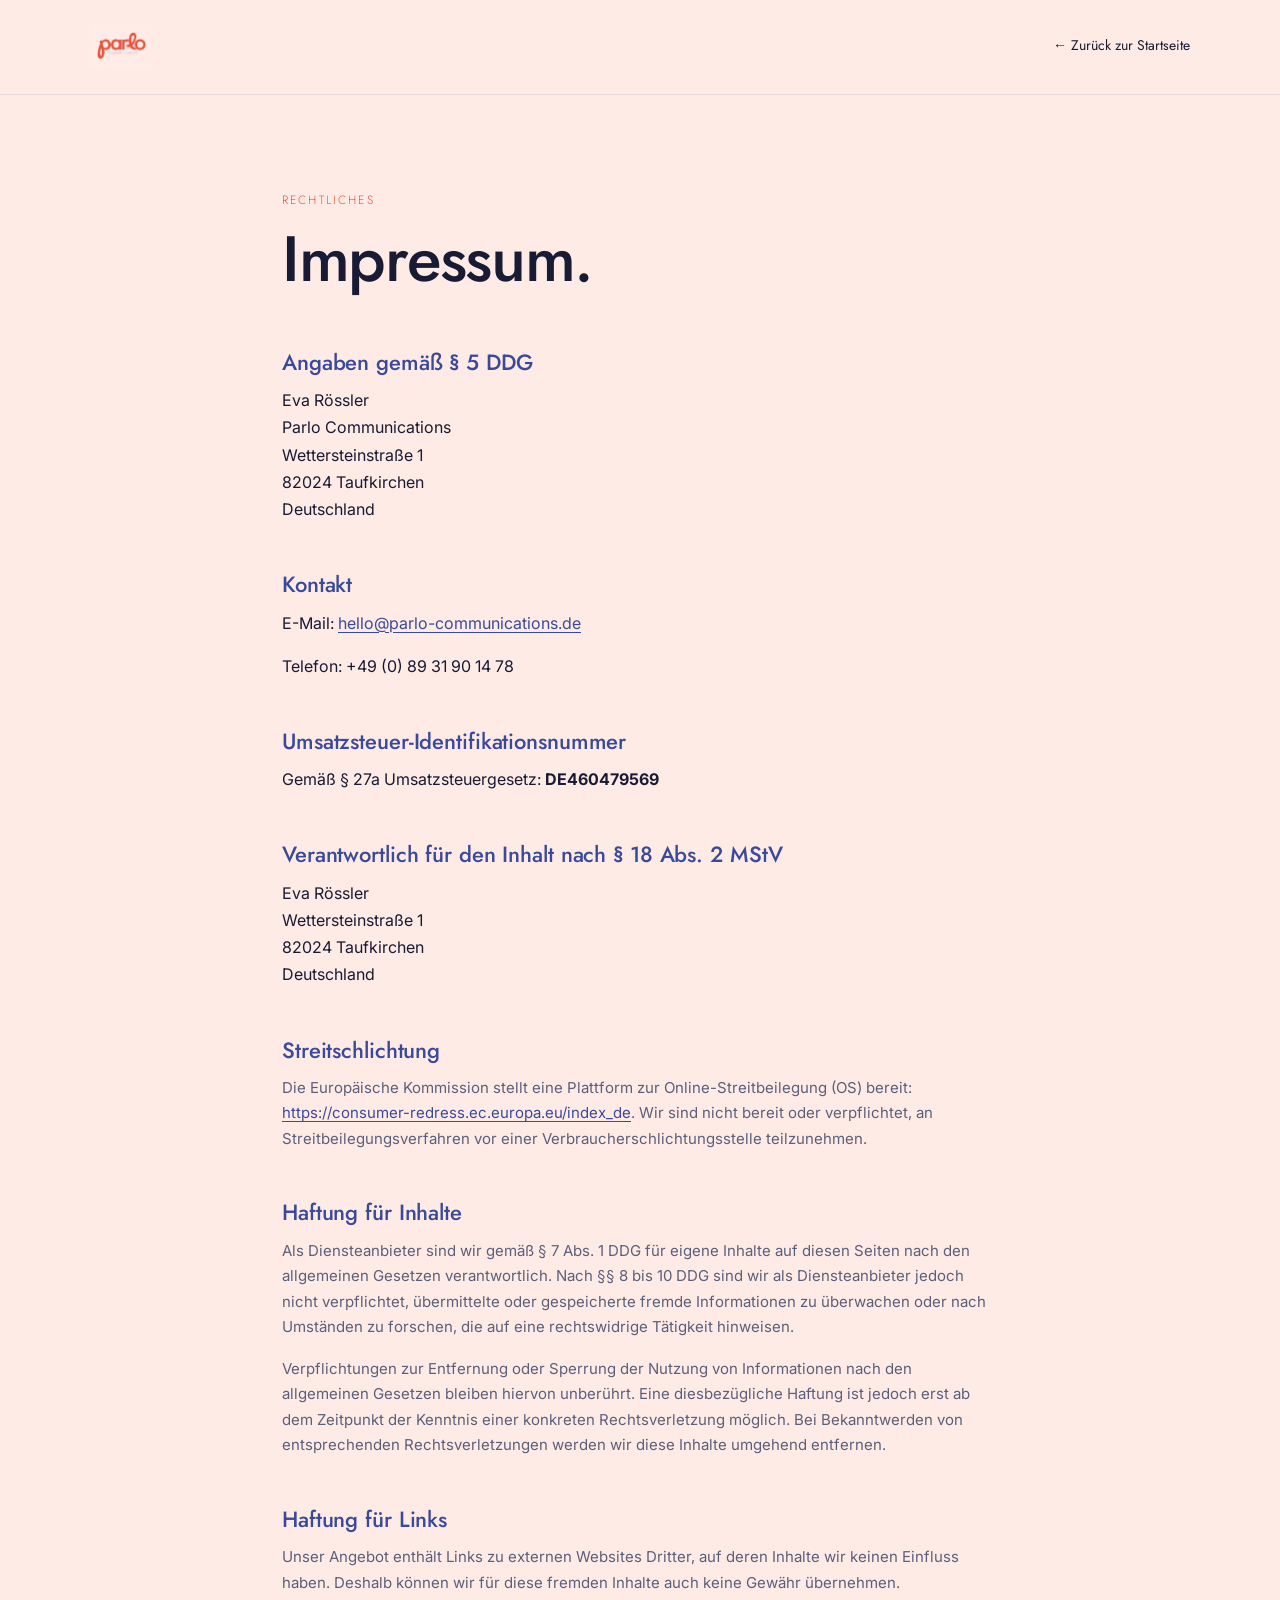
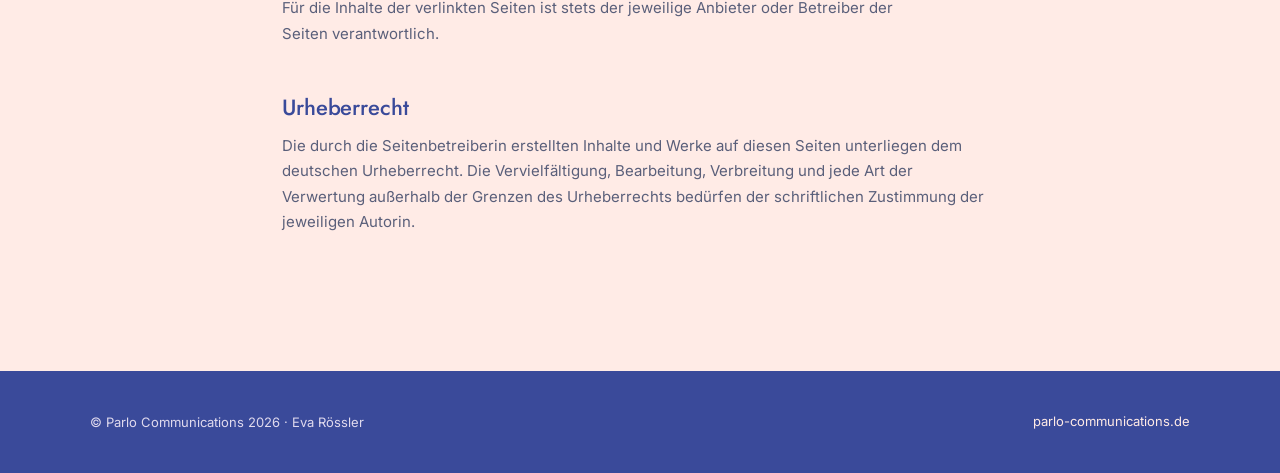
<file: impressum.html>
<!doctype html>
<html lang="de">
<head>
  <meta charset="utf-8" />
  <meta name="viewport" content="width=device-width, initial-scale=1" />
  <title>Impressum | Parlo Communications – Eva Rössler</title>
  <meta name="description" content="Impressum von Parlo Communications, Eva Rössler, Taufkirchen bei München. Strategische Kommunikationsberatung für Unternehmen. Kontakt aufnehmen.">
  <link rel="canonical" href="https://www.parlo-communications.de/impressum.html">
  <meta name="robots" content="index, follow, max-image-preview:large">
  <meta name="author" content="Eva Rössler">

  <meta property="og:type" content="website">
  <meta property="og:locale" content="de_DE">
  <meta property="og:site_name" content="Parlo Communications">
  <meta property="og:url" content="https://www.parlo-communications.de/impressum.html">
  <meta property="og:title" content="Impressum | Parlo Communications – Eva Rössler">
  <meta property="og:description" content="Impressum von Parlo Communications, Eva Rössler, Taufkirchen bei München. Strategische Kommunikationsberatung für Unternehmen. Kontakt aufnehmen.">
  <meta property="og:image" content="https://www.parlo-communications.de/img/parlo-communications-og.jpg">
  <meta property="og:image:width" content="1200">
  <meta property="og:image:height" content="630">
  <meta property="og:image:alt" content="Parlo Communications – Eva Rössler, strategische Kommunikationsberatung in München">

  <meta name="twitter:card" content="summary_large_image">

  <link rel="stylesheet" href="colors_and_type.css" />
  <link rel="icon" href="img/parlo-communications-wortmarke.png" />
  <style>
    picture { display: contents; }
    picture > source { display: none; }
    html, body { margin: 0; padding: 0; }
    body { background: #FFEBE6; font-family: 'Inter', system-ui, sans-serif; color: #181B33; }
    a { background-image: none; }
    *, *::before, *::after { box-sizing: border-box; }

    .page-header { padding: 24px 32px; border-bottom: 1px solid rgba(58,74,154,.12); }
    .page-header__inner { max-width: 1100px; margin: 0 auto; display: flex; align-items: center; justify-content: space-between; }
    .page-header img { height: 44px; width: auto; display: block; }
    .back-link {
      font-family: 'Jost', sans-serif; font-weight: 400; font-size: 14px;
      color: #181B33; text-decoration: none; background: none;
      display: inline-flex; align-items: center; gap: 8px;
    }

    main { max-width: 780px; margin: 0 auto; padding: 96px 32px 120px; }
    .eyebrow {
      font-family: 'Jost', sans-serif; font-weight: 300; font-size: 12px;
      letter-spacing: 0.18em; text-transform: uppercase; color: #EA5239; margin-bottom: 16px;
    }
    h1 {
      font-family: 'Jost', sans-serif; font-weight: 500;
      font-size: clamp(40px, 5vw, 64px); line-height: 1.05; letter-spacing: -0.02em;
      color: #181B33; margin: 0 0 56px;
    }
    h2 {
      font-family: 'Jost', sans-serif; font-weight: 500; font-size: 22px;
      line-height: 1.2; letter-spacing: -0.005em; color: #3A4A9A; margin: 48px 0 12px;
    }
    p, address {
      font-family: 'Inter', sans-serif; font-style: normal;
      font-size: 16px; line-height: 1.7; color: #181B33; margin: 0 0 16px;
    }
    .muted { color: #5A5F7A; font-size: 15px; }
    a.inline { color: #3A4A9A; text-decoration: underline; text-underline-offset: 3px; }

    footer.minimal { background: #3A4A9A; color: #E0DAEE; padding: 40px 32px; font-family: 'Inter', sans-serif; font-size: 13px; }
    footer.minimal .inner { max-width: 1100px; margin: 0 auto; display: flex; justify-content: space-between; align-items: center; gap: 16px; flex-wrap: wrap; }
    footer.minimal a { color: #FFEBE6; background: none; text-decoration: none; }
  </style>
</head>
<body>
  <header class="page-header">
    <div class="page-header__inner">
      <a href="index.html" aria-label="Parlo Communications" style="background: none;">
        <picture><source srcset="img/parlo-communications-logo-beige.webp" type="image/webp" /><img alt="Parlo Communications" src="img/parlo-communications-logo-beige.png" width="1000" height="707" /></picture>
      </a>
      <a class="back-link" href="index.html">← Zurück zur Startseite</a>
    </div>
  </header>

  <main>
    <div class="eyebrow">Rechtliches</div>
    <h1>Impressum.</h1>

    <h2>Angaben gemäß § 5 DDG</h2>
    <address>
      Eva Rössler<br />
      Parlo Communications<br />
      Wettersteinstraße 1<br />
      82024 Taufkirchen<br />
      Deutschland
    </address>

    <h2>Kontakt</h2>
    <p>E-Mail: <a class="inline" href="mailto:hello@parlo-communications.de">hello@parlo-communications.de</a></p>
    <p>Telefon: +49 (0) 89 31 90 14 78</p>

    <h2>Umsatzsteuer-Identifikationsnummer</h2>
    <p>Gemäß § 27a Umsatzsteuergesetz: <strong>DE460479569</strong></p>

    <h2>Verantwortlich für den Inhalt nach § 18 Abs. 2 MStV</h2>
    <address>
      Eva Rössler<br />
      Wettersteinstraße 1<br />
      82024 Taufkirchen<br />
      Deutschland
    </address>

    <h2>Streitschlichtung</h2>
    <p class="muted">
      Die Europäische Kommission stellt eine Plattform zur Online-Streitbeilegung (OS) bereit:
      <a class="inline" href="https://consumer-redress.ec.europa.eu/index_de" target="_blank" rel="noopener">https://consumer-redress.ec.europa.eu/index_de</a>.
      Wir sind nicht bereit oder verpflichtet, an Streitbeilegungsverfahren vor einer Verbraucherschlichtungsstelle teilzunehmen.
    </p>

    <h2>Haftung für Inhalte</h2>
    <p class="muted">
      Als Diensteanbieter sind wir gemäß § 7 Abs. 1 DDG für eigene Inhalte auf diesen Seiten nach den allgemeinen Gesetzen verantwortlich. Nach §§ 8 bis 10 DDG sind wir als Diensteanbieter jedoch nicht verpflichtet, übermittelte oder gespeicherte fremde Informationen zu überwachen oder nach Umständen zu forschen, die auf eine rechtswidrige Tätigkeit hinweisen.
    </p>
    <p class="muted">
      Verpflichtungen zur Entfernung oder Sperrung der Nutzung von Informationen nach den allgemeinen Gesetzen bleiben hiervon unberührt. Eine diesbezügliche Haftung ist jedoch erst ab dem Zeitpunkt der Kenntnis einer konkreten Rechtsverletzung möglich. Bei Bekanntwerden von entsprechenden Rechtsverletzungen werden wir diese Inhalte umgehend entfernen.
    </p>

    <h2>Haftung für Links</h2>
    <p class="muted">
      Unser Angebot enthält Links zu externen Websites Dritter, auf deren Inhalte wir keinen Einfluss haben. Deshalb können wir für diese fremden Inhalte auch keine Gewähr übernehmen. Für die Inhalte der verlinkten Seiten ist stets der jeweilige Anbieter oder Betreiber der Seiten verantwortlich.
    </p>

    <h2>Urheberrecht</h2>
    <p class="muted">
      Die durch die Seitenbetreiberin erstellten Inhalte und Werke auf diesen Seiten unterliegen dem deutschen Urheberrecht. Die Vervielfältigung, Bearbeitung, Verbreitung und jede Art der Verwertung außerhalb der Grenzen des Urheberrechts bedürfen der schriftlichen Zustimmung der jeweiligen Autorin.
    </p>
  </main>

  <footer class="minimal">
    <div class="inner">
      <span>© Parlo Communications 2026 · Eva Rössler</span>
      <a href="index.html">parlo-communications.de</a>
    </div>
  </footer>
</body>
</html>
</file>
<file: colors_and_type.css>
/* =========================================================
   Parlo Communications — Design Tokens
   Colors, typography, spacing, radii, shadows, motion.
   Drop this file into any HTML and use the CSS vars / classes.
   ========================================================= */

/* --- Webfont imports (Google Fonts near-matches; replace when Typo.psd arrives) --- */
@import url("https://fonts.googleapis.com/css2?family=Pacifico&family=Jost:wght@300;400;500;600&family=Inter:wght@400;500;600;700&display=swap");

:root {
  /* ============================================================
     CORE BRAND COLORS
     ============================================================ */
  --parlo-blue:        #3A4A9A;   /* Primary canvas — slightly purplish royal */
  --parlo-red:         #EA5239;   /* Wordmark color — vermilion / coral red   */
  --parlo-lilac:       #E0DAEE;   /* Soft lavender companion                  */
  --parlo-beige:       #FFEBE6;   /* Warm off-white canvas (pink undertone)   */

  /* Tonal extensions — derived. Use sparingly; keep the four anchors dominant. */
  --parlo-blue-900:    #1F2A66;
  --parlo-blue-700:    #2C3A82;
  --parlo-blue-600:    #3A4A9A;   /* alias for primary blue                   */
  --parlo-blue-500:    #5566B3;
  --parlo-blue-300:    #8E9AD0;
  --parlo-blue-100:    #C9D0EA;

  --parlo-red-700:     #C13B22;
  --parlo-red-600:     #EA5239;   /* alias for primary red                    */
  --parlo-red-500:     #F0735C;
  --parlo-red-300:     #F6A797;
  --parlo-red-100:     #FBDDD4;

  --parlo-lilac-300:   #E0DAEE;   /* alias                                    */
  --parlo-lilac-500:   #B8AFD6;
  --parlo-lilac-700:   #6F65A0;

  --parlo-beige-100:   #FFFBF8;
  --parlo-beige-300:   #FFEBE6;   /* alias                                    */
  --parlo-beige-500:   #F0D8D0;

  --parlo-ink:         #181B33;   /* deep ink-blue, used instead of #000      */
  --parlo-ink-soft:    #2A2E50;

  /* ============================================================
     SEMANTIC TOKENS (light = beige canvas, default)
     ============================================================ */
  --bg:                var(--parlo-beige);          /* page bg                */
  --bg-elev:           #FFFFFF;                      /* card on beige         */
  --bg-inverse:        var(--parlo-blue);            /* full-bleed blue field */
  --bg-soft:           #FFF5F2;                      /* subtle alt surface    */

  --fg:                var(--parlo-ink);             /* default text on beige */
  --fg-muted:          #5A5F7A;
  --fg-subtle:         #8A8FA8;
  --fg-on-blue:        var(--parlo-beige);           /* text on blue field    */
  --fg-on-blue-muted:  var(--parlo-lilac);

  --accent:            var(--parlo-red);             /* primary accent / CTA  */
  --accent-fg:         #FFFFFF;
  --accent-hover:      var(--parlo-red-700);

  --link:              var(--parlo-blue);
  --link-on-blue:      var(--parlo-red);

  --border:            rgba(58, 74, 154, 0.14);      /* blue @ 14% on beige   */
  --border-strong:     rgba(58, 74, 154, 0.28);
  --border-on-blue:    rgba(224, 218, 238, 0.22);    /* lilac @ 22% on blue   */

  --focus-ring:        0 0 0 3px rgba(234, 82, 57, 0.35);

  /* ============================================================
     TYPOGRAPHY
     ============================================================ */
  --font-script:       "Pacifico", "Brush Script MT", cursive;        /* logo flourish */
  --font-display:      "Jost", "Helvetica Neue", system-ui, sans-serif;
  --font-body:         "Inter", system-ui, -apple-system, sans-serif;
  --font-mono:         "JetBrains Mono", ui-monospace, "SF Mono", Menlo, monospace;

  /* Type scale (rem-based, base 16px) */
  --fs-xxs:            0.6875rem;   /* 11 - micro labels    */
  --fs-xs:             0.75rem;     /* 12 - eyebrow         */
  --fs-sm:             0.875rem;    /* 14 - caption         */
  --fs-base:           1rem;        /* 16 - body            */
  --fs-md:             1.125rem;    /* 18 - lead body       */
  --fs-lg:             1.375rem;    /* 22 - small headline  */
  --fs-xl:             1.75rem;     /* 28 - h3              */
  --fs-2xl:            2.25rem;     /* 36 - h2              */
  --fs-3xl:            3rem;        /* 48 - h1              */
  --fs-4xl:            4rem;        /* 64 - display         */
  --fs-5xl:            5.5rem;      /* 88 - poster          */

  --lh-tight:          1.05;
  --lh-snug:           1.2;
  --lh-base:           1.55;
  --lh-loose:          1.7;

  --tracking-tight:    -0.01em;
  --tracking-normal:   0em;
  --tracking-wide:     0.06em;
  --tracking-eyebrow:  0.18em;

  /* ============================================================
     SPACING (4-pt base grid)
     ============================================================ */
  --sp-0:              0;
  --sp-1:              4px;
  --sp-2:              8px;
  --sp-3:              12px;
  --sp-4:              16px;
  --sp-5:              24px;
  --sp-6:              32px;
  --sp-7:              48px;
  --sp-8:              64px;
  --sp-9:              96px;
  --sp-10:             128px;

  /* ============================================================
     RADII
     ============================================================ */
  --r-xs:              4px;
  --r-sm:              8px;
  --r-md:              12px;
  --r-lg:              16px;
  --r-xl:              24px;
  --r-pill:            999px;

  /* ============================================================
     SHADOWS — soft, blue-tinted; never neutral black
     ============================================================ */
  --shadow-xs:         0 1px 2px rgba(58, 74, 154, 0.08);
  --shadow-sm:         0 2px 6px rgba(58, 74, 154, 0.08);
  --shadow-md:         0 8px 24px rgba(58, 74, 154, 0.10);
  --shadow-lg:         0 24px 64px rgba(58, 74, 154, 0.16);
  --shadow-red:        0 8px 24px rgba(234, 82, 57, 0.22);

  /* ============================================================
     MOTION
     ============================================================ */
  --ease-smooth:       cubic-bezier(.2, .7, .2, 1);
  --ease-emphasized:   cubic-bezier(.6, .05, .35, 1);
  --dur-fast:          180ms;
  --dur-base:          240ms;
  --dur-slow:          400ms;

  /* ============================================================
     LAYOUT
     ============================================================ */
  --container-max:     1280px;
  --container-wide:    1440px;
  --gutter:            24px;
}

/* =========================================================
   BASE ELEMENT STYLES (semantic mapping)
   Use these when authoring HTML directly; or pull tokens
   into your component CSS.
   ========================================================= */

html {
  font-family: var(--font-body);
  font-size: 16px;
  color: var(--fg);
  background: var(--bg);
  -webkit-font-smoothing: antialiased;
  text-rendering: optimizeLegibility;
}

body {
  margin: 0;
  line-height: var(--lh-base);
}

/* Headings — sentence case, tight, Jost Medium */
h1, h2, h3, h4, h5, h6, .h-display {
  font-family: var(--font-display);
  font-weight: 500;
  letter-spacing: var(--tracking-tight);
  line-height: var(--lh-tight);
  margin: 0 0 var(--sp-4) 0;
  color: var(--fg);
  text-wrap: balance;
}

h1, .h1 { font-size: var(--fs-3xl); line-height: var(--lh-tight); }
h2, .h2 { font-size: var(--fs-2xl); line-height: var(--lh-snug); }
h3, .h3 { font-size: var(--fs-xl);  line-height: var(--lh-snug); font-weight: 500; }
h4, .h4 { font-size: var(--fs-lg);  line-height: var(--lh-snug); font-weight: 500; }
h5, .h5 { font-size: var(--fs-md);  line-height: var(--lh-snug); font-weight: 500; }
h6, .h6 { font-size: var(--fs-base); line-height: var(--lh-snug); font-weight: 600; }

.display    { font-family: var(--font-display); font-weight: 500; font-size: var(--fs-4xl); line-height: var(--lh-tight); letter-spacing: var(--tracking-tight); }
.poster     { font-family: var(--font-display); font-weight: 500; font-size: var(--fs-5xl); line-height: 0.95; letter-spacing: -0.02em; }

/* Paragraphs */
p, .body { font-size: var(--fs-base); line-height: var(--lh-base); color: var(--fg); margin: 0 0 var(--sp-4) 0; text-wrap: pretty; }
.lead    { font-size: var(--fs-md); line-height: var(--lh-loose); color: var(--fg); }
.caption { font-size: var(--fs-sm); color: var(--fg-muted); }

/* Eyebrow / micro-label */
.eyebrow {
  font-family: var(--font-display);
  font-weight: 300;
  font-size: var(--fs-xs);
  text-transform: uppercase;
  letter-spacing: var(--tracking-eyebrow);
  color: var(--fg-muted);
}

/* Script flourish — for one or two words, never long strings */
.script {
  font-family: var(--font-script);
  font-weight: 400;
  color: var(--parlo-red);
  font-size: var(--fs-3xl);
  line-height: 1;
}

/* Links */
a {
  color: var(--link);
  text-decoration: none;
  background-image: linear-gradient(currentColor, currentColor);
  background-position: 0 100%;
  background-repeat: no-repeat;
  background-size: 0% 1.5px;
  padding-bottom: 2px;
  transition: background-size var(--dur-fast) var(--ease-smooth);
}
a:hover { background-size: 100% 1.5px; }

/* Code / mono */
code, kbd, pre, .mono {
  font-family: var(--font-mono);
  font-size: 0.9em;
}
code {
  background: rgba(58, 74, 154, 0.08);
  padding: 0.1em 0.35em;
  border-radius: var(--r-xs);
  color: var(--parlo-blue-700);
}

/* Selection */
::selection {
  background: var(--parlo-red);
  color: #fff;
}

/* =========================================================
   UTILITY CLASSES
   ========================================================= */

.surface-blue   { background: var(--parlo-blue); color: var(--fg-on-blue); }
.surface-blue h1, .surface-blue h2, .surface-blue h3, .surface-blue h4 { color: var(--fg-on-blue); }
.surface-blue .eyebrow { color: var(--fg-on-blue-muted); }
.surface-blue a { color: var(--parlo-red); }

.surface-beige  { background: var(--parlo-beige); color: var(--fg); }
.surface-lilac  { background: var(--parlo-lilac); color: var(--parlo-blue-900); }
.surface-red    { background: var(--parlo-red); color: #fff; }

.text-red       { color: var(--parlo-red); }
.text-blue      { color: var(--parlo-blue); }
.text-muted     { color: var(--fg-muted); }
.text-on-blue   { color: var(--fg-on-blue); }

.container { max-width: var(--container-max); margin: 0 auto; padding: 0 var(--gutter); }
.container-wide { max-width: var(--container-wide); margin: 0 auto; padding: 0 var(--gutter); }
</file>
